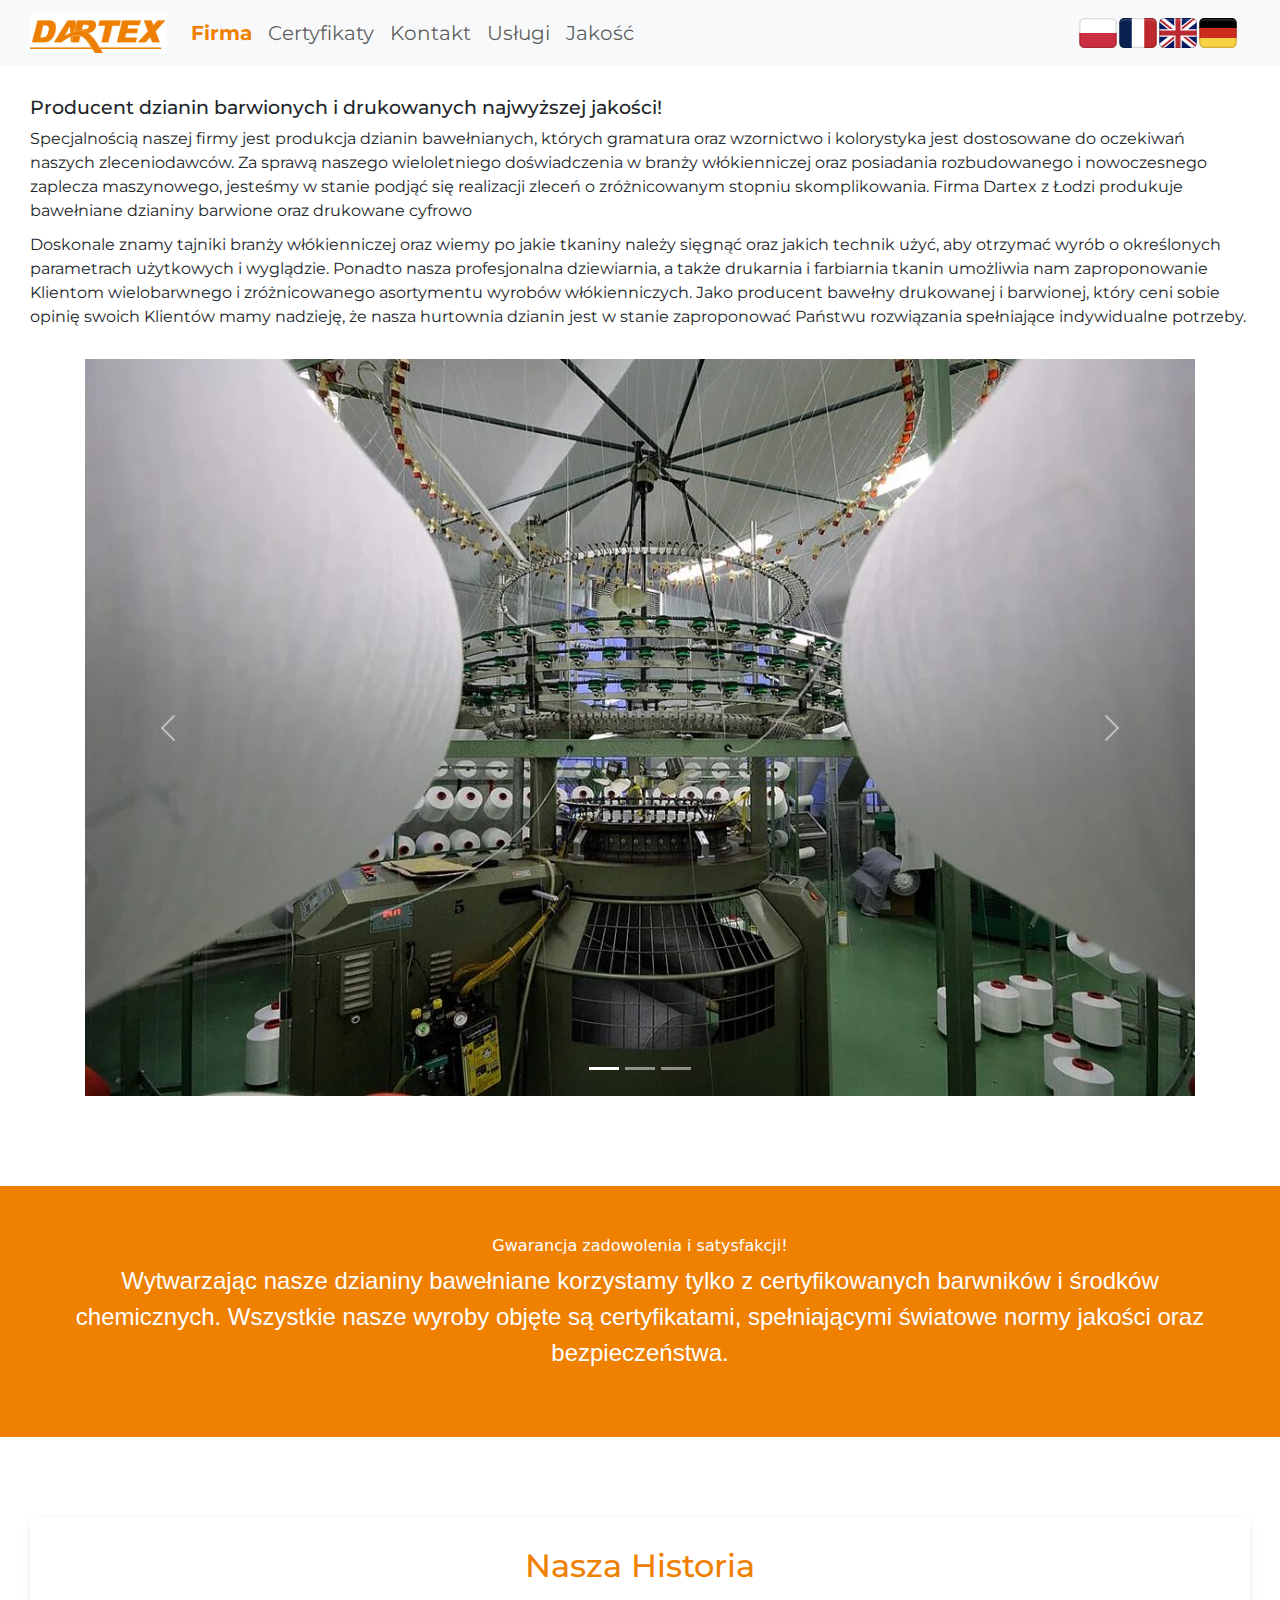
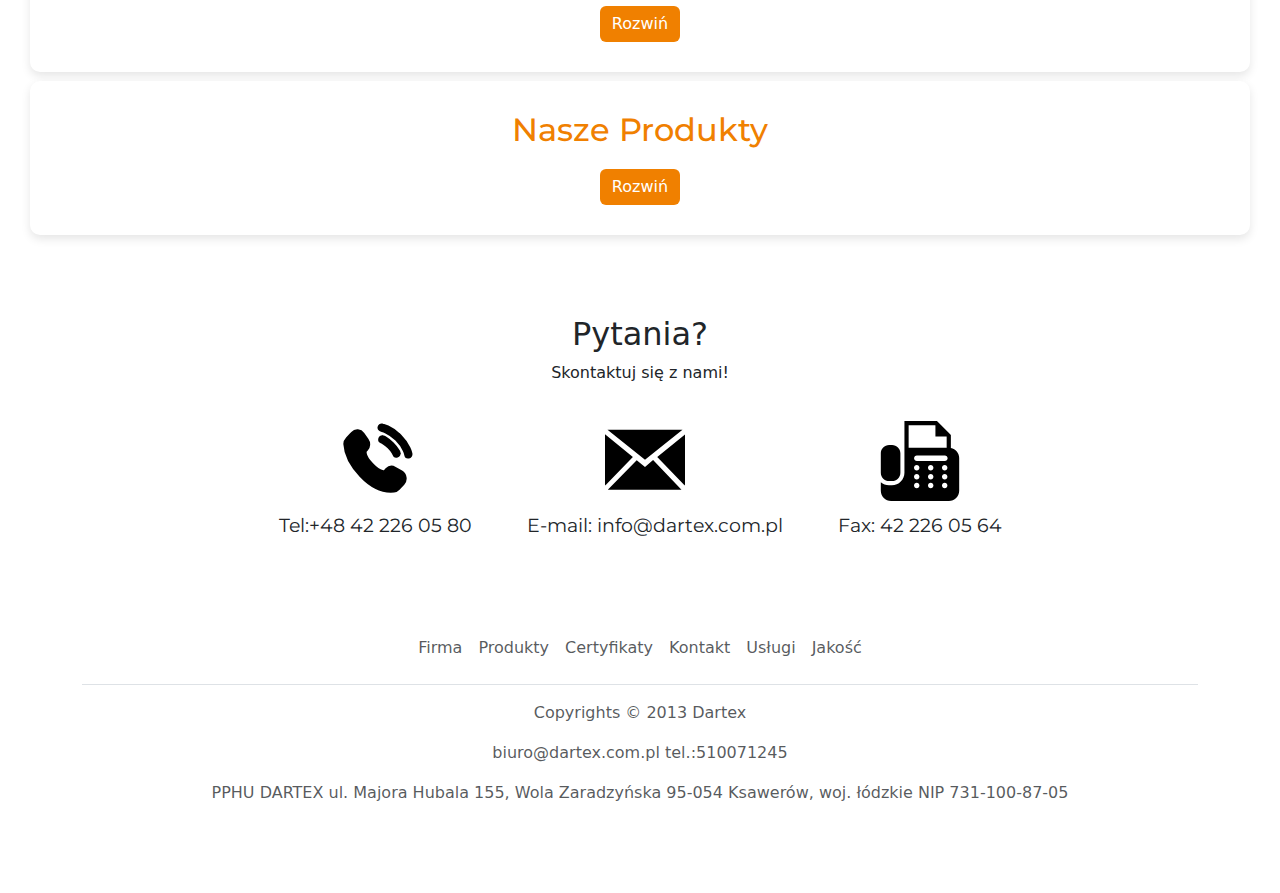
<file: index.html>
<!DOCTYPE html>
<html lang="pl">
<head>
  <link rel="icon" href="./images/icon.png" type="image/png">
    <link rel="preconnect" href="https://fonts.googleapis.com">
<link rel="preconnect" href="https://fonts.gstatic.com" crossorigin>
<link href="https://fonts.googleapis.com/css2?family=Montserrat:ital,wght@0,100..900;1,100..900&family=Ubuntu:ital,wght@0,300;0,400;0,500;0,700;1,300;1,400;1,500;1,700&display=swap" rel="stylesheet">
    <meta charset="UTF-8">
    <meta name="viewport" content="width=device-width, initial-scale=1.0">
    <title>DARTEX</title>
    <link rel="stylesheet" href="./stylesheet.css">
    <link href="https://cdn.jsdelivr.net/npm/bootstrap@5.3.3/dist/css/bootstrap.min.css" rel="stylesheet" integrity="sha384-QWTKZyjpPEjISv5WaRU9OFeRpok6YctnYmDr5pNlyT2bRjXh0JMhjY6hW+ALEwIH" crossorigin="anonymous">
  <style>
    a{
      text-decoration: none;
    }
    .active-link {
    color: #f08000; /* lub inny kolor wskazujący aktywność */
    font-weight: bold;
  }
    .custom-btn {
    background-color: #f08000; /* Domyślny kolor tła */
    color: white;             /* Domyślny kolor czcionki */
    border: none;
    cursor: pointer;
  }
  .custom-btn:hover{
    color:#f08000;
    border-width: 1px;
    background-color: white; 
    border-color: #f08000;
    border-style: solid;
  }
  @media (max-width:1600px) {
  .custom-btn:hover {
    background-color: #f08000; /* Ustawienie koloru tła na domyślny */
    color: white; /* Ustawienie koloru czcionki na domyślny */
  }
}

  </style>
</head>
<body>
    <nav class="navbar navbar-expand-lg navbar-light bg-light" style="padding-right: 30px;">
        <div class="container-fluid">
            <a class="navbar-brand" href="index.html">
                <img src="./images/logo.png" alt="logo" class="logo" style="height: 40px; padding-left: 18px;">
            </a>
            <button class="navbar-toggler" type="button" data-bs-toggle="collapse" data-bs-target="#navbarNav" aria-controls="navbarNav" aria-expanded="false" aria-label="Toggle navigation">
                <span class="navbar-toggler-icon"></span>
            </button>
            <div class="collapse navbar-collapse " id="navbarNav">
                <ul class="navbar-nav me-auto mb-2 mb-lg-0">
                    <li class="nav-item">
                        <a class="nav-link link active-link" href="./index.html">Firma</a>
                    </li>
                    <li class="nav-item">
                        <a class="nav-link link" href="./certyfikat.html">Certyfikaty</a>
                    </li>
                    <li class="nav-item">
                        <a class="nav-link link" href="./kontakt.html">Kontakt</a>
                    </li>
                    <li class="nav-item">
                        <a class="nav-link link" href="./uslugi.html">Usługi</a>
                    </li>
                    <li class="nav-item">
                      <a class="nav-link link" href="jakosc.html">Jakość</a>
                  </li>
                </ul>
                <div class="d-flex" style="padding:0px">
                  <a href="">
                    <svg xmlns="http://www.w3.org/2000/svg" width="40" height="40" viewBox="0 0 32 32"><path d="M1,24c0,2.209,1.791,4,4,4H27c2.209,0,4-1.791,4-4V15H1v9Z" fill="#cb2e40"></path><path d="M27,4H5c-2.209,0-4,1.791-4,4v8H31V8c0-2.209-1.791-4-4-4Z" fill="#fff"></path><path d="M5,28H27c2.209,0,4-1.791,4-4V8c0-2.209-1.791-4-4-4H5c-2.209,0-4,1.791-4,4V24c0,2.209,1.791,4,4,4ZM2,8c0-1.654,1.346-3,3-3H27c1.654,0,3,1.346,3,3V24c0,1.654-1.346,3-3,3H5c-1.654,0-3-1.346-3-3V8Z" opacity=".15"></path><path d="M27,5H5c-1.657,0-3,1.343-3,3v1c0-1.657,1.343-3,3-3H27c1.657,0,3,1.343,3,3v-1c0-1.657-1.343-3-3-3Z" fill="#fff" opacity=".2"></path></svg>
                </a>
                <a href="">
                  <svg xmlns="http://www.w3.org/2000/svg" width="40" height="40" viewBox="0 0 32 32"><path fill="#fff" d="M10 4H22V28H10z"></path><path d="M5,4h6V28H5c-2.208,0-4-1.792-4-4V8c0-2.208,1.792-4,4-4Z" fill="#092050"></path><path d="M25,4h6V28h-6c-2.208,0-4-1.792-4-4V8c0-2.208,1.792-4,4-4Z" transform="rotate(180 26 16)" fill="#be2a2c"></path><path d="M27,4H5c-2.209,0-4,1.791-4,4V24c0,2.209,1.791,4,4,4H27c2.209,0,4-1.791,4-4V8c0-2.209-1.791-4-4-4Zm3,20c0,1.654-1.346,3-3,3H5c-1.654,0-3-1.346-3-3V8c0-1.654,1.346-3,3-3H27c1.654,0,3,1.346,3,3V24Z" opacity=".15"></path><path d="M27,5H5c-1.657,0-3,1.343-3,3v1c0-1.657,1.343-3,3-3H27c1.657,0,3,1.343,3,3v-1c0-1.657-1.343-3-3-3Z" fill="#fff" opacity=".2"></path></svg>                </a>
                </a>
                <a href="">
                    <svg xmlns="http://www.w3.org/2000/svg" width="40" height="40" viewBox="0 0 32 32"><rect x="1" y="4" width="30" height="24" rx="4" ry="4" fill="#071b65"></rect><path d="M5.101,4h-.101c-1.981,0-3.615,1.444-3.933,3.334L26.899,28h.101c1.981,0,3.615-1.444,3.933-3.334L5.101,4Z" fill="#fff"></path><path d="M22.25,19h-2.5l9.934,7.947c.387-.353,.704-.777,.929-1.257l-8.363-6.691Z" fill="#b92932"></path><path d="M1.387,6.309l8.363,6.691h2.5L2.316,5.053c-.387,.353-.704,.777-.929,1.257Z" fill="#b92932"></path><path d="M5,28h.101L30.933,7.334c-.318-1.891-1.952-3.334-3.933-3.334h-.101L1.067,24.666c.318,1.891,1.952,3.334,3.933,3.334Z" fill="#fff"></path><rect x="13" y="4" width="6" height="24" fill="#fff"></rect><rect x="1" y="13" width="30" height="6" fill="#fff"></rect><rect x="14" y="4" width="4" height="24" fill="#b92932"></rect><rect x="14" y="1" width="4" height="30" transform="translate(32) rotate(90)" fill="#b92932"></rect><path d="M28.222,4.21l-9.222,7.376v1.414h.75l9.943-7.94c-.419-.384-.918-.671-1.471-.85Z" fill="#b92932"></path><path d="M2.328,26.957c.414,.374,.904,.656,1.447,.832l9.225-7.38v-1.408h-.75L2.328,26.957Z" fill="#b92932"></path><path d="M27,4H5c-2.209,0-4,1.791-4,4V24c0,2.209,1.791,4,4,4H27c2.209,0,4-1.791,4-4V8c0-2.209-1.791-4-4-4Zm3,20c0,1.654-1.346,3-3,3H5c-1.654,0-3-1.346-3-3V8c0-1.654,1.346-3,3-3H27c1.654,0,3,1.346,3,3V24Z" opacity=".15"></path><path d="M27,5H5c-1.657,0-3,1.343-3,3v1c0-1.657,1.343-3,3-3H27c1.657,0,3,1.343,3,3v-1c0-1.657-1.343-3-3-3Z" fill="#fff" opacity=".2"></path></svg>
                </a>
                <a href="">
                    <svg xmlns="http://www.w3.org/2000/svg" width="40" height="40" viewBox="0 0 32 32"><path fill="#cc2b1d" d="M1 11H31V21H1z"></path><path d="M5,4H27c2.208,0,4,1.792,4,4v4H1v-4c0-2.208,1.792-4,4-4Z"></path><path d="M5,20H27c2.208,0,4,1.792,4,4v4H1v-4c0-2.208,1.792-4,4-4Z" transform="rotate(180 16 24)" fill="#f8d147"></path><path d="M27,4H5c-2.209,0-4,1.791-4,4V24c0,2.209,1.791,4,4,4H27c2.209,0,4-1.791,4-4V8c0-2.209-1.791-4-4-4Zm3,20c0,1.654-1.346,3-3,3H5c-1.654,0-3-1.346-3-3V8c0-1.654,1.346-3,3-3H27c1.654,0,3,1.346,3,3V24Z" opacity=".15"></path><path d="M27,5H5c-1.657,0-3,1.343-3,3v1c0-1.657,1.343-3,3-3H27c1.657,0,3,1.343,3,3v-1c0-1.657-1.343-3-3-3Z" fill="#fff" opacity=".2"></path></svg>
                </a>
                </div>
            </div>
        </div>
    </nav>
<div class="company-details-container">
    <div class="text-container">
      <div class="slogan-container">
          <h1 class="slogan">Producent dzianin barwionych i drukowanych najwyższej jakości!</h1>
      </div>
      <div class="company-describtion-paragraph-container">
          <p class="paragraphs-font" style="margin-bottom:10px;">Specjalnością naszej firmy jest produkcja dzianin bawełnianych, których gramatura oraz wzornictwo i kolorystyka jest dostosowane do oczekiwań naszych zleceniodawców. Za sprawą naszego wieloletniego doświadczenia w branży włókienniczej oraz posiadania rozbudowanego i nowoczesnego zaplecza maszynowego, jesteśmy w stanie podjąć się realizacji zleceń o zróżnicowanym stopniu skomplikowania. Firma Dartex z Łodzi produkuje bawełniane dzianiny barwione oraz drukowane cyfrowo</p>
          <p class="paragraphs-font">Doskonale znamy tajniki branży włókienniczej oraz wiemy po jakie tkaniny należy sięgnąć oraz jakich technik użyć, aby otrzymać wyrób o określonych parametrach użytkowych i wyglądzie. Ponadto nasza profesjonalna dziewiarnia, a także drukarnia i farbiarnia tkanin umożliwia nam zaproponowanie Klientom wielobarwnego i zróżnicowanego asortymentu wyrobów włókienniczych. Jako producent bawełny drukowanej i barwionej, który ceni sobie opinię swoich Klientów mamy nadzieję, że nasza hurtownia dzianin jest w stanie zaproponować Państwu rozwiązania spełniające indywidualne potrzeby.</p>
      </div>
    </div>
    <div class="carousel-container">
        <div id="carouselExampleIndicators" class="carousel slide">
            <div class="carousel-indicators">
              <button type="button" data-bs-target="#carouselExampleIndicators" data-bs-slide-to="0" class="active" aria-current="true" aria-label="Slide 1"></button>
              <button type="button" data-bs-target="#carouselExampleIndicators" data-bs-slide-to="1" aria-label="Slide 2"></button>
              <button type="button" data-bs-target="#carouselExampleIndicators" data-bs-slide-to="2" aria-label="Slide 3"></button>
            </div>
            <div class="carousel-inner">
              <div class="carousel-item active">
                <img src="./images/maszyna1.jpg" class="d-block w-100 carousel-photo" alt="...">
              </div>
              <div class="carousel-item">
                <img src="./images/maszyna2.jpg" class="d-block w-100 carousel-photo" alt="...">
              </div>
              <div class="carousel-item">
                <img src="./images/maszyna3.jpg" class="d-block w-100 carousel-photo" alt="...">
              </div>
            </div>
            <button class="carousel-control-prev" type="button" data-bs-target="#carouselExampleIndicators" data-bs-slide="prev">
              <span class="carousel-control-prev-icon" aria-hidden="true"></span>
              <span class="visually-hidden">Previous</span>
            </button>
            <button class="carousel-control-next" type="button" data-bs-target="#carouselExampleIndicators" data-bs-slide="next">
              <span class="carousel-control-next-icon" aria-hidden="true"></span>
              <span class="visually-hidden">Next</span>
            </button>
          </div>
    </div>
</div>
<div class="slogan2-container">
  <h2>Gwarancja zadowolenia i satysfakcji!</h2>
  <p>Wytwarzając nasze dzianiny bawełniane korzystamy tylko z certyfikowanych barwników i środków chemicznych. Wszystkie nasze wyroby objęte są certyfikatami, spełniającymi światowe normy jakości oraz bezpieczeństwa.</p>
</div>
<div class="company-details-2-container">
  <div class="company-detail-2">
    <h2 id="nasza-historia" tabindex="-1" style="font-family:Montserrat;">Nasza Historia</h2>
    <p id="history-text" class="collapse" style="font-family:Montserrat;">
      Firma Dartex powstała w 1991 roku. Początek działalności, skupiony był głównie na usłudze drapania oraz wykańczania dzianin. Kiedy okazało się, iż rynek krajowy miał dużo większe zapotrzebowanie na tego typu usługi, nic nie stało na przeszkodzie, aby pójść o krok dalej. W 1993 roku otworzono dziewiarnię i uruchomiono własną produkcję dzianin bawełnianych. Dzięki ogromnemu zaangażowaniu właścicieli oraz pracowników firma rozwijała się prężnie i dynamicznie. Konsekwencją tych działań było stworzenie farbiarni oraz profesjonalnie wyposażonej wykańczalni. Produkowano głównie dzianiny barwione, ale już wtedy wiadomo było, że w przyszłości ofertę trzeba będzie rozszerzyć o dzianiny drukowane. Po zakupie drukarki tekstylnej firma zaczęła intensywnie rozwijać sprzedaż druków różnego rodzaju. Od tego momentu, przedsiębiorstwo stało się całkowicie niezależne, a nowoczesny park maszynowy, umożliwił produkcję dzianin na najwyższym światowym poziomie. Współpraca międzynarodowa otworzyła przed firmą nowe możliwości rozwoju, które trwają do dnia dzisiejszego.
    </p>
    <p id="history-text-2" class="collapse" style="font-family:Montserrat;">
      Cały ten sukces, firma zawdzięcza głównie swoim klientom oraz profesjonalnie dobranej kadrze pracowników, bez których to wszystko nie byłoby możliwe.
    </p>
    <div class="text-center">
      <button class="btn custom-btn" data-bs-target="#history-text, #history-text-2" role="button" aria-expanded="false" aria-controls="history-text">
        Rozwiń
      </button>
    </div>
  </div>
  <div class="company-detail-2">
    <h2 id="nasze-produkty" tabindex="-1" style="font-family:Montserrat;">Nasze Produkty</h2>
    <p id="products-text" class="collapse" style="font-family:Montserrat;">
      W ofercie przygotowanej przez naszą firmę znajdą Państwo różnego rodzaju polskie dzianiny bawełniane, których produkcją zajmujemy się osobiście. Posiadamy zarówno dzianiny barwione, a także tkaniny drukowane. Dokładamy wszelkich starań do tego, aby ciągle rozszerzać naszą ofertę o inne tkaniny, do produkcji których wykorzystujemy nasz specjalistyczny park maszynowy. Sprzedajemy również bawełniane dzianiny drukowane cyfrowo, ale ze względu na kopiowanie naszych wzorów, nie zamieszczamy ich na stronie internetowej. Ponadto produkowane przez nas tkaniny bawełniane mogą być poddane różnego rodzaju procesom wykończeniowym, takim jak choćby drapanie, kalandrowanie, strzyżenie, a także wspomniane barwienie, dostępne w rozbudowanej palecie kolorystycznej.
    </p>
    <p id="products-text-2" class="collapse" style="font-family:Montserrat;">
      Stale poszerzamy zakres naszych kompetencji w branży włókienniczej i jesteśmy otwarci na różne propozycje współpracy. W razie zapotrzebowania na nowy produkt, prosimy o kontakt i przedstawienie nam swoich oczekiwań - postaramy się spełnić Państwa potrzeby.
    </p>
    <div class="text-center">
      <button class="btn custom-btn" data-bs-target="#products-text, #products-text-2" role="button" aria-expanded="false" aria-controls="products-text">
        Rozwiń
      </button>
    </div>
  </div>
</div>




<div class="contact-introduction">
  <h2>Pytania?</h2>
  <p>Skontaktuj się z nami!</p>
</div>
<div class="contact-details-container">
  <div class="contact-card">
    <div>
      <svg viewBox="0 0 24 24" width=80 height=80 fill="none" xmlns="http://www.w3.org/2000/svg" stroke="#000000"><g id="SVGRepo_bgCarrier" stroke-width="0"></g><g id="SVGRepo_tracerCarrier" stroke-linecap="round" stroke-linejoin="round"></g><g id="SVGRepo_iconCarrier"> <path d="M15.5562 14.5477L15.1007 15.0272C15.1007 15.0272 14.0181 16.167 11.0631 13.0559C8.10812 9.94484 9.1907 8.80507 9.1907 8.80507L9.47752 8.50311C10.1841 7.75924 10.2507 6.56497 9.63424 5.6931L8.37326 3.90961C7.61028 2.8305 6.13596 2.68795 5.26145 3.60864L3.69185 5.26114C3.25823 5.71766 2.96765 6.30945 3.00289 6.96594C3.09304 8.64546 3.81071 12.259 7.81536 16.4752C12.0621 20.9462 16.0468 21.1239 17.6763 20.9631C18.1917 20.9122 18.6399 20.6343 19.0011 20.254L20.4217 18.7584C21.3806 17.7489 21.1102 16.0182 19.8833 15.312L17.9728 14.2123C17.1672 13.7486 16.1858 13.8848 15.5562 14.5477Z" fill="#000000"></path> <path d="M13.2595 1.87983C13.3257 1.47094 13.7122 1.19357 14.1211 1.25976C14.1464 1.26461 14.2279 1.27983 14.2705 1.28933C14.3559 1.30834 14.4749 1.33759 14.6233 1.38082C14.9201 1.46726 15.3347 1.60967 15.8323 1.8378C16.8286 2.29456 18.1544 3.09356 19.5302 4.46936C20.906 5.84516 21.705 7.17097 22.1617 8.16725C22.3899 8.66487 22.5323 9.07947 22.6187 9.37625C22.6619 9.52466 22.6912 9.64369 22.7102 9.72901C22.7197 9.77168 22.7267 9.80594 22.7315 9.83125L22.7373 9.86245C22.8034 10.2713 22.5286 10.6739 22.1197 10.7401C21.712 10.8061 21.3279 10.53 21.2601 10.1231C21.258 10.1121 21.2522 10.0828 21.2461 10.0551C21.2337 9.9997 21.2124 9.91188 21.1786 9.79572C21.1109 9.56339 20.9934 9.21806 20.7982 8.79238C20.4084 7.94207 19.7074 6.76789 18.4695 5.53002C17.2317 4.29216 16.0575 3.59117 15.2072 3.20134C14.7815 3.00618 14.4362 2.88865 14.2038 2.82097C14.0877 2.78714 13.9417 2.75363 13.8863 2.7413C13.4793 2.67347 13.1935 2.28755 13.2595 1.87983Z" fill="#000000"></path> <path fill-rule="evenodd" clip-rule="evenodd" d="M13.4857 5.3293C13.5995 4.93102 14.0146 4.7004 14.4129 4.81419L14.2069 5.53534C14.4129 4.81419 14.4129 4.81419 14.4129 4.81419L14.4144 4.81461L14.4159 4.81505L14.4192 4.81602L14.427 4.81834C14.4468 4.8245 14.4807 4.8356 14.5031 4.84357C14.548 4.85951 14.6074 4.88217 14.6802 4.91337C14.8259 4.97581 15.0249 5.07223 15.2695 5.21694C15.7589 5.50662 16.4271 5.9878 17.2121 6.77277C17.9971 7.55775 18.4782 8.22593 18.7679 8.7154C18.9126 8.95991 19.009 9.15897 19.0715 9.30466C19.1027 9.37746 19.1254 9.43682 19.1413 9.48173C19.1493 9.50418 19.1555 9.52301 19.1604 9.53809L19.1665 9.55788L19.1688 9.56563L19.1698 9.56896L19.1702 9.5705C19.1702 9.5705 19.1707 9.57194 18.4495 9.77798L19.1707 9.57194C19.2845 9.97021 19.0538 10.3853 18.6556 10.4991C18.2607 10.6119 17.8492 10.3862 17.7313 9.99413L17.7276 9.98335C17.7223 9.96832 17.7113 9.93874 17.6928 9.89554C17.6558 9.8092 17.5887 9.66797 17.4771 9.47938C17.2541 9.10264 16.8514 8.53339 16.1514 7.83343C15.4515 7.13348 14.8822 6.73078 14.5055 6.50781C14.3169 6.39619 14.1757 6.32909 14.0893 6.29209C14.0461 6.27358 14.0165 6.26254 14.0015 6.25721L13.9907 6.25352C13.5987 6.13564 13.3729 5.72419 13.4857 5.3293Z" fill="#000000"></path> </g></svg>
    </div>
    <div>
      <p class="contact-detail">Tel:+48 42 226 05 80</p>
    </div>
  </div>
  <div class="contact-card">
    <div>
      <svg viewBox="0 -3.5 32 32" width=80 height=80 version="1.1" style="margin-right:35px; margin-left:15px;" xmlns="http://www.w3.org/2000/svg" xmlns:xlink="http://www.w3.org/1999/xlink" xmlns:sketch="http://www.bohemiancoding.com/sketch/ns" fill="#000000"><g id="SVGRepo_bgCarrier" stroke-width="0"></g><g id="SVGRepo_tracerCarrier" stroke-linecap="round" stroke-linejoin="round"></g><g id="SVGRepo_iconCarrier"> <title>mail</title> <desc>Created with Sketch Beta.</desc> <defs> </defs> <g id="Page-1" stroke="none" stroke-width="1" fill="none" fill-rule="evenodd" sketch:type="MSPage"> <g id="Icon-Set-Filled" sketch:type="MSLayerGroup" transform="translate(-414.000000, -261.000000)" fill="#000000"> <path d="M430,275.916 L426.684,273.167 L415.115,285.01 L444.591,285.01 L433.235,273.147 L430,275.916 L430,275.916 Z M434.89,271.89 L445.892,283.329 C445.955,283.107 446,282.877 446,282.634 L446,262.862 L434.89,271.89 L434.89,271.89 Z M414,262.816 L414,282.634 C414,282.877 414.045,283.107 414.108,283.329 L425.147,271.927 L414,262.816 L414,262.816 Z M445,261 L415,261 L430,273.019 L445,261 L445,261 Z" id="mail" sketch:type="MSShapeGroup"> </path> </g> </g> </g></svg>  </div>
    <div>
      <p class="contact-detail" style="margin-right:15px; margin-left:15px;">E-mail: info@dartex.com.pl</p>
    </div>
  </div>
  <div class="contact-card">
    <div style="align-self: center;">
      <svg height="80px" width="80px" version="1.1" id="_x32_" xmlns="http://www.w3.org/2000/svg" xmlns:xlink="http://www.w3.org/1999/xlink" viewBox="0 0 512 512" xml:space="preserve" fill="#000000"><g id="SVGRepo_bgCarrier" stroke-width="0"></g><g id="SVGRepo_tracerCarrier" stroke-linecap="round" stroke-linejoin="round"></g><g id="SVGRepo_iconCarrier"> <style type="text/css"> .st0{fill:#000000;} </style> <g> <path class="st0" d="M58.431,384.739h18.756c29.418,0,53.27-23.852,53.27-53.27V206.638c0-29.418-23.852-53.27-53.27-53.27H58.431 c-29.418,0-53.269,23.852-53.269,53.27v124.831C5.161,360.887,29.012,384.739,58.431,384.739z"></path> <path class="st0" d="M453.526,172.682V89.007L364.501,0h-5.559H156.405v171.442v24.008v26.849v87.259v21.91 c0,44.181-35.938,80.119-80.119,80.119H57.53c-20.023,0-38.306-7.429-52.369-19.621v54.074c0,36.428,29.532,65.96,65.96,65.96 h369.758c36.428,0,65.96-29.532,65.96-65.96V237.402C506.839,205.309,483.896,178.582,453.526,172.682z M183.254,26.849h170.13 l1.373,1.372v71.065h71.081l0.84,0.838v71.318H183.254V26.849z M235.037,430.387c-9.605,0-17.393-7.788-17.393-17.392 s7.788-17.401,17.393-17.401c9.606,0,17.401,7.796,17.401,17.401S244.643,430.387,235.037,430.387z M235.037,373.692 c-9.605,0-17.393-7.787-17.393-17.393c0-9.605,7.788-17.401,17.393-17.401c9.606,0,17.401,7.796,17.401,17.401 C252.438,365.904,244.643,373.692,235.037,373.692z M235.037,317.013c-9.605,0-17.393-7.787-17.393-17.392 c0-9.605,7.788-17.401,17.393-17.401c9.606,0,17.401,7.796,17.401,17.401C252.438,309.226,244.643,317.013,235.037,317.013z M324.543,430.387c-9.606,0-17.393-7.788-17.393-17.392s7.787-17.401,17.393-17.401c9.605,0,17.401,7.796,17.401,17.401 S334.147,430.387,324.543,430.387z M324.543,373.692c-9.606,0-17.393-7.787-17.393-17.393c0-9.605,7.787-17.401,17.393-17.401 c9.605,0,17.401,7.796,17.401,17.401C341.943,365.904,334.147,373.692,324.543,373.692z M324.543,317.013 c-9.606,0-17.393-7.787-17.393-17.392c0-9.605,7.787-17.401,17.393-17.401c9.605,0,17.401,7.796,17.401,17.401 C341.943,309.226,334.147,317.013,324.543,317.013z M414.048,430.387c-9.606,0-17.393-7.788-17.393-17.392 s7.787-17.401,17.393-17.401c9.614,0,17.4,7.796,17.4,17.401S423.662,430.387,414.048,430.387z M414.048,373.692 c-9.606,0-17.393-7.787-17.393-17.393c0-9.605,7.787-17.401,17.393-17.401c9.614,0,17.4,7.796,17.4,17.401 C431.449,365.904,423.662,373.692,414.048,373.692z M414.048,317.013c-9.606,0-17.393-7.787-17.393-17.392 c0-9.605,7.787-17.401,17.393-17.401c9.614,0,17.4,7.796,17.4,17.401C431.449,309.226,423.662,317.013,414.048,317.013z M414.921,255.878H235.929c-9.885,0-17.899-8.014-17.899-17.9c0-9.885,8.014-17.899,17.899-17.899h178.993 c9.885,0,17.899,8.014,17.899,17.899C432.821,247.863,424.806,255.878,414.921,255.878z"></path> </g> </g></svg>  <div style="text-align: center;">
      <p class="contact-detail">Fax: 42 226 05 64</p>
    </div>
  </div>
</div>
</div>

</div>
<div class="container">
  <footer class="py-5 my-4">
    <ul class="nav justify-content-center border-bottom pb-3 mb-3">
      <li class="nav-item"><a href="#" class="nav-link px-2 text-body-secondary">Firma</a></li>
      <li class="nav-item"><a href="#" class="nav-link px-2 text-body-secondary">Produkty</a></li>
      <li class="nav-item"><a href="certyfikat.html" class="nav-link px-2 text-body-secondary">Certyfikaty</a></li>
      <li class="nav-item"><a href="./kontakt.html" class="nav-link px-2 text-body-secondary">Kontakt</a></li>
      <li class="nav-item"><a href="./uslugi.html" class="nav-link px-2 text-body-secondary">Usługi</a></li>
      <li class="nav-item"><a href="./jakosc.html" class="nav-link px-2 text-body-secondary">Jakość</a></li>

    </ul>
    <p class="text-center text-body-secondary">Copyrights © 2013 Dartex</p>
    <p class="text-center text-body-secondary">biuro@dartex.com.pl tel.:510071245</p>
    <p class="text-center text-body-secondary">PPHU DARTEX ul. Majora Hubala 155, Wola Zaradzyńska 95-054 Ksawerów, woj. łódzkie NIP 731-100-87-05</p>


  </footer>
</div>

<script>
 document.addEventListener("DOMContentLoaded", function () {
  const buttons = document.querySelectorAll(".btn.custom-btn");

  buttons.forEach(button => {
    button.addEventListener("click", function () {
      const targets = document.querySelectorAll(this.getAttribute("data-bs-target"));
      const expanded = this.getAttribute("aria-expanded") === "true";

      // Zarządzanie stanem rozwinięcia/zwinięcia tekstu
      targets.forEach(target => {
        if (expanded) {
          target.classList.remove("expanded");
          target.classList.add("collapse");
        } else {
          target.classList.remove("collapse");
          target.classList.add("expanded");
        }
      });

      // Zmiana tekstu przycisku i stanu aria-expanded
      this.setAttribute("aria-expanded", !expanded);
      this.textContent = expanded ? "Rozwiń" : "Schowaj";
    });
  });
});

</script>
<script src="https://cdn.jsdelivr.net/npm/bootstrap@5.3.3/dist/js/bootstrap.bundle.min.js" integrity="sha384-YvpcrYf0tY3lHB60NNkmXc5s9fDVZLESaAA55NDzOxhy9GkcIdslK1eN7N6jIeHz" crossorigin="anonymous"></script>
</body>
</html>
</file>
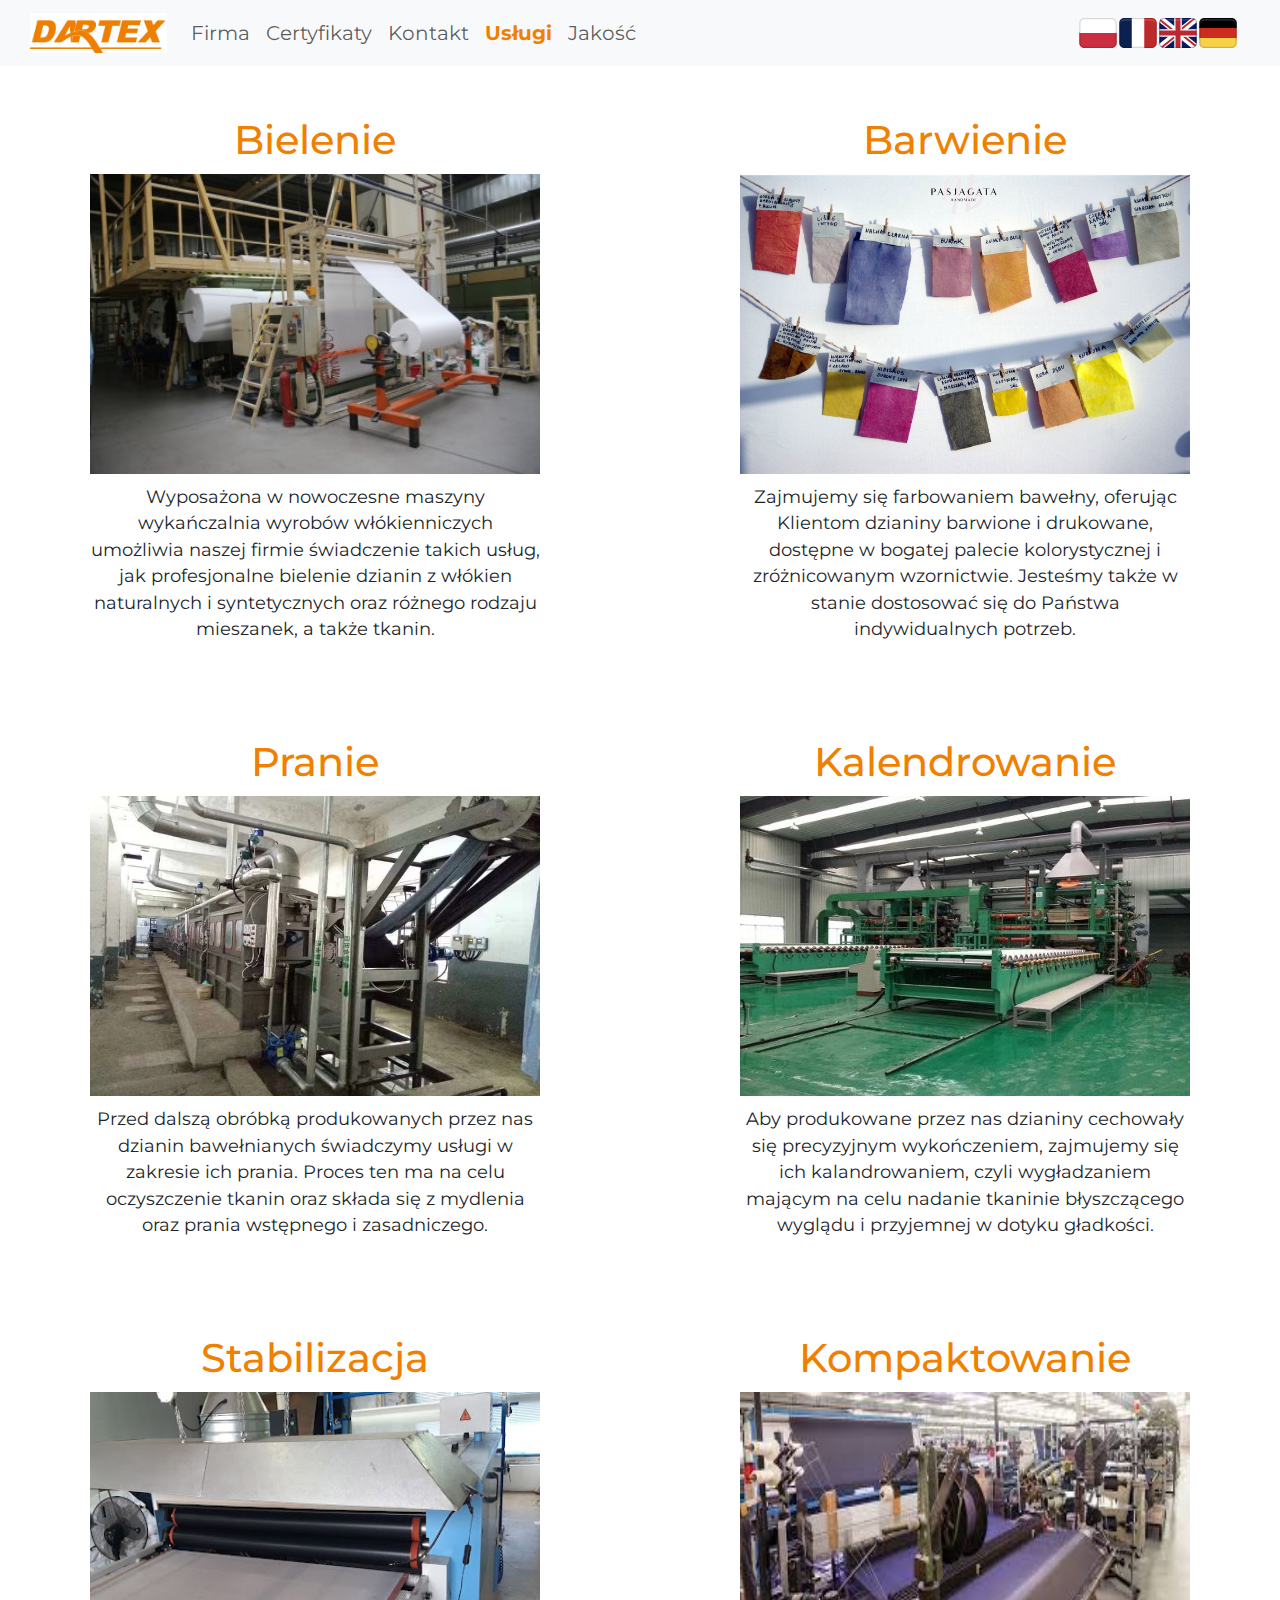
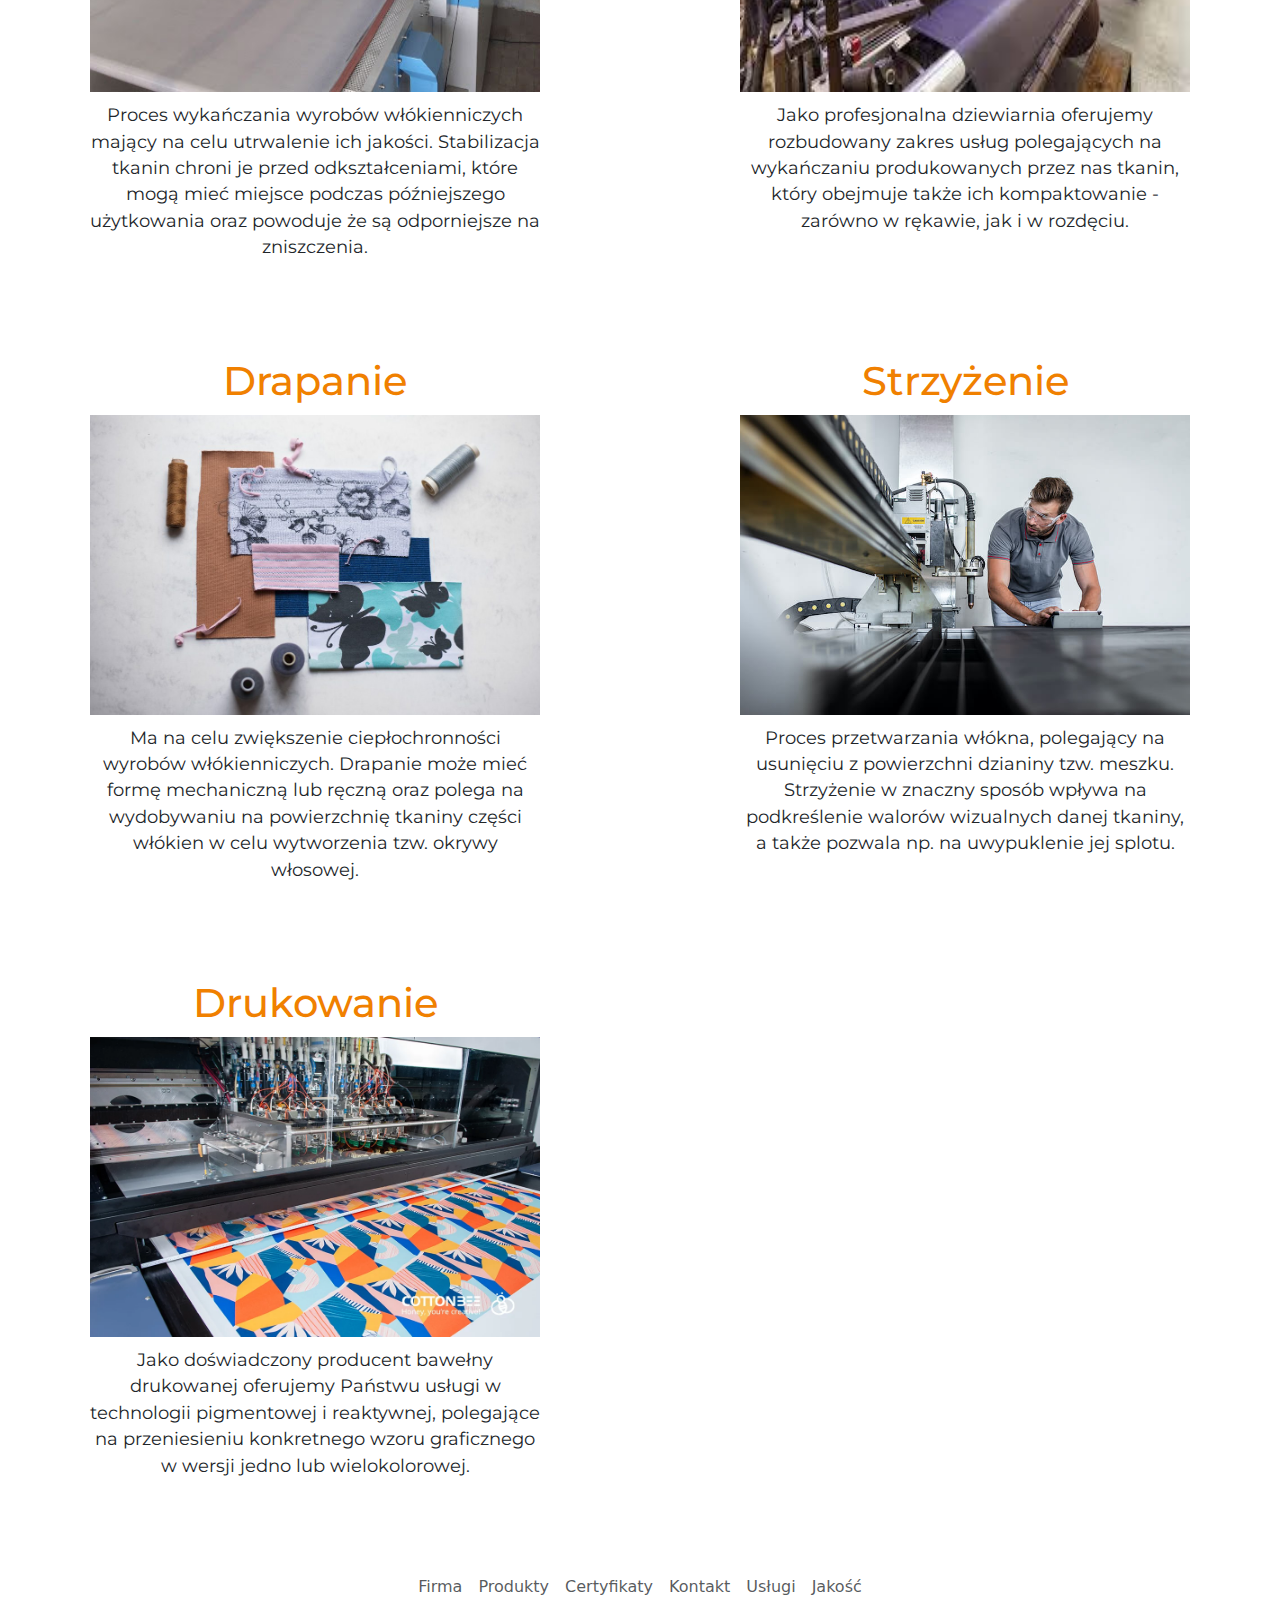
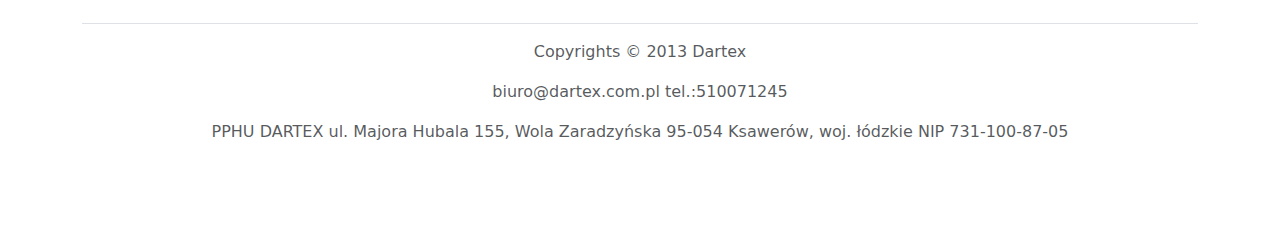
<file: uslugi.html>
<!DOCTYPE html>
<html lang="pl">
<head>
    <link rel="preconnect" href="https://fonts.googleapis.com">
<link rel="preconnect" href="https://fonts.gstatic.com" crossorigin>
<link href="https://fonts.googleapis.com/css2?family=Montserrat:ital,wght@0,100..900;1,100..900&family=Ubuntu:ital,wght@0,300;0,400;0,500;0,700;1,300;1,400;1,500;1,700&display=swap" rel="stylesheet">
    <meta charset="UTF-8">
    <meta name="viewport" content="width=device-width, initial-scale=1.0">
    <link rel="icon" href="./images/icon.png" type="image/png">
    <title>DARTEX</title>
    <link rel="stylesheet" href="./stylesheet.css">
    <link href="https://cdn.jsdelivr.net/npm/bootstrap@5.3.3/dist/css/bootstrap.min.css" rel="stylesheet" integrity="sha384-QWTKZyjpPEjISv5WaRU9OFeRpok6YctnYmDr5pNlyT2bRjXh0JMhjY6hW+ALEwIH" crossorigin="anonymous">
    <style>
        .active-link {
    color: #f08000; /* lub inny kolor wskazujący aktywność */
    font-weight: bold;
  }
    </style>
</head>
<body>
    <nav class="navbar navbar-expand-lg navbar-light bg-light" style="padding-right: 30px;">
        <div class="container-fluid">
            <a class="navbar-brand" href="index.html">
                <img src="./images/logo.png" alt="logo" class="logo" style="height: 40px; padding-left: 18px;">
            </a>
            <button class="navbar-toggler" type="button" data-bs-toggle="collapse" data-bs-target="#navbarNav" aria-controls="navbarNav" aria-expanded="false" aria-label="Toggle navigation">
                <span class="navbar-toggler-icon"></span>
            </button>
            <div class="collapse navbar-collapse " id="navbarNav">
                <ul class="navbar-nav me-auto mb-2 mb-lg-0">
                    <li class="nav-item">
                        <a class="nav-link link" href="./index.html">Firma</a>
                    </li>
                    <li class="nav-item">
                        <a class="nav-link link" href="./certyfikat.html">Certyfikaty</a>
                    </li>
                    <li class="nav-item">
                        <a class="nav-link link" href="./kontakt.html">Kontakt</a>
                    </li>
                    <li class="nav-item">
                        <a class="nav-link link active-link" href="./uslugi.html">Usługi</a>
                    </li>
                    <li class="nav-item">
                      <a class="nav-link link" href="jakosc.html">Jakość</a>
                  </li>
                </ul>
                <div class="d-flex" style="padding:0px">
                  <a href="">
                    <svg xmlns="http://www.w3.org/2000/svg" width="40" height="40" viewBox="0 0 32 32"><path d="M1,24c0,2.209,1.791,4,4,4H27c2.209,0,4-1.791,4-4V15H1v9Z" fill="#cb2e40"></path><path d="M27,4H5c-2.209,0-4,1.791-4,4v8H31V8c0-2.209-1.791-4-4-4Z" fill="#fff"></path><path d="M5,28H27c2.209,0,4-1.791,4-4V8c0-2.209-1.791-4-4-4H5c-2.209,0-4,1.791-4,4V24c0,2.209,1.791,4,4,4ZM2,8c0-1.654,1.346-3,3-3H27c1.654,0,3,1.346,3,3V24c0,1.654-1.346,3-3,3H5c-1.654,0-3-1.346-3-3V8Z" opacity=".15"></path><path d="M27,5H5c-1.657,0-3,1.343-3,3v1c0-1.657,1.343-3,3-3H27c1.657,0,3,1.343,3,3v-1c0-1.657-1.343-3-3-3Z" fill="#fff" opacity=".2"></path></svg>
                </a>
                <a href="">
                  <svg xmlns="http://www.w3.org/2000/svg" width="40" height="40" viewBox="0 0 32 32"><path fill="#fff" d="M10 4H22V28H10z"></path><path d="M5,4h6V28H5c-2.208,0-4-1.792-4-4V8c0-2.208,1.792-4,4-4Z" fill="#092050"></path><path d="M25,4h6V28h-6c-2.208,0-4-1.792-4-4V8c0-2.208,1.792-4,4-4Z" transform="rotate(180 26 16)" fill="#be2a2c"></path><path d="M27,4H5c-2.209,0-4,1.791-4,4V24c0,2.209,1.791,4,4,4H27c2.209,0,4-1.791,4-4V8c0-2.209-1.791-4-4-4Zm3,20c0,1.654-1.346,3-3,3H5c-1.654,0-3-1.346-3-3V8c0-1.654,1.346-3,3-3H27c1.654,0,3,1.346,3,3V24Z" opacity=".15"></path><path d="M27,5H5c-1.657,0-3,1.343-3,3v1c0-1.657,1.343-3,3-3H27c1.657,0,3,1.343,3,3v-1c0-1.657-1.343-3-3-3Z" fill="#fff" opacity=".2"></path></svg>                </a>
                </a>
                <a href="">
                    <svg xmlns="http://www.w3.org/2000/svg" width="40" height="40" viewBox="0 0 32 32"><rect x="1" y="4" width="30" height="24" rx="4" ry="4" fill="#071b65"></rect><path d="M5.101,4h-.101c-1.981,0-3.615,1.444-3.933,3.334L26.899,28h.101c1.981,0,3.615-1.444,3.933-3.334L5.101,4Z" fill="#fff"></path><path d="M22.25,19h-2.5l9.934,7.947c.387-.353,.704-.777,.929-1.257l-8.363-6.691Z" fill="#b92932"></path><path d="M1.387,6.309l8.363,6.691h2.5L2.316,5.053c-.387,.353-.704,.777-.929,1.257Z" fill="#b92932"></path><path d="M5,28h.101L30.933,7.334c-.318-1.891-1.952-3.334-3.933-3.334h-.101L1.067,24.666c.318,1.891,1.952,3.334,3.933,3.334Z" fill="#fff"></path><rect x="13" y="4" width="6" height="24" fill="#fff"></rect><rect x="1" y="13" width="30" height="6" fill="#fff"></rect><rect x="14" y="4" width="4" height="24" fill="#b92932"></rect><rect x="14" y="1" width="4" height="30" transform="translate(32) rotate(90)" fill="#b92932"></rect><path d="M28.222,4.21l-9.222,7.376v1.414h.75l9.943-7.94c-.419-.384-.918-.671-1.471-.85Z" fill="#b92932"></path><path d="M2.328,26.957c.414,.374,.904,.656,1.447,.832l9.225-7.38v-1.408h-.75L2.328,26.957Z" fill="#b92932"></path><path d="M27,4H5c-2.209,0-4,1.791-4,4V24c0,2.209,1.791,4,4,4H27c2.209,0,4-1.791,4-4V8c0-2.209-1.791-4-4-4Zm3,20c0,1.654-1.346,3-3,3H5c-1.654,0-3-1.346-3-3V8c0-1.654,1.346-3,3-3H27c1.654,0,3,1.346,3,3V24Z" opacity=".15"></path><path d="M27,5H5c-1.657,0-3,1.343-3,3v1c0-1.657,1.343-3,3-3H27c1.657,0,3,1.343,3,3v-1c0-1.657-1.343-3-3-3Z" fill="#fff" opacity=".2"></path></svg>
                </a>
                <a href="">
                    <svg xmlns="http://www.w3.org/2000/svg" width="40" height="40" viewBox="0 0 32 32"><path fill="#cc2b1d" d="M1 11H31V21H1z"></path><path d="M5,4H27c2.208,0,4,1.792,4,4v4H1v-4c0-2.208,1.792-4,4-4Z"></path><path d="M5,20H27c2.208,0,4,1.792,4,4v4H1v-4c0-2.208,1.792-4,4-4Z" transform="rotate(180 16 24)" fill="#f8d147"></path><path d="M27,4H5c-2.209,0-4,1.791-4,4V24c0,2.209,1.791,4,4,4H27c2.209,0,4-1.791,4-4V8c0-2.209-1.791-4-4-4Zm3,20c0,1.654-1.346,3-3,3H5c-1.654,0-3-1.346-3-3V8c0-1.654,1.346-3,3-3H27c1.654,0,3,1.346,3,3V24Z" opacity=".15"></path><path d="M27,5H5c-1.657,0-3,1.343-3,3v1c0-1.657,1.343-3,3-3H27c1.657,0,3,1.343,3,3v-1c0-1.657-1.343-3-3-3Z" fill="#fff" opacity=".2"></path></svg>
                </a>
                </div>
            </div>
        </div>
    </nav>

    <div class="services-main">
        <div class="service-container">
            <h1 >Bielenie</h1>
            <div class="service-img">
                <img src="./images/bielenie.jpg" alt="bielenie">
            </div>
            <div class="service-text">
                <p>
                    Wyposażona w nowoczesne maszyny wykańczalnia wyrobów włókienniczych umożliwia naszej firmie świadczenie takich usług, jak profesjonalne bielenie dzianin z włókien naturalnych i syntetycznych oraz różnego rodzaju mieszanek, a także tkanin. 
                </p>
            </div>
        </div>

        <div class="service-container">
            <h1>Barwienie</h1>
            <div class="service-img">
                <img src="./images/barwienie.jpg" alt="barwienie">
            </div>
            <div class="service-text">
                <p>
                    Zajmujemy się farbowaniem bawełny, oferując Klientom dzianiny barwione i drukowane, dostępne w bogatej palecie kolorystycznej i zróżnicowanym wzornictwie. Jesteśmy także w stanie dostosować się do Państwa indywidualnych potrzeb.
                </p>
            </div>
        </div>
        
        <div class="service-container">
            <h1>Pranie</h1>
            <div class="service-img">
                <img src="./images/pranie.jpg" alt="pranie">
            </div>
            <div class="service-text">
                <p>
                    Przed dalszą obróbką produkowanych przez nas dzianin bawełnianych świadczymy usługi w zakresie ich prania. Proces ten ma na celu oczyszczenie tkanin oraz składa się z mydlenia oraz prania wstępnego i zasadniczego.
                </p>
            </div>
        </div>
        
        <div class="service-container">
            <h1>Kalendrowanie</h1>
            <div class="service-img">
                <img src="./images/kalendrowanie.jpg" alt="kalendrowanie">
            </div>
            <div class="service-text">
                <p>
                    Aby produkowane przez nas dzianiny cechowały się precyzyjnym wykończeniem, zajmujemy się ich kalandrowaniem, czyli wygładzaniem mającym na celu nadanie tkaninie błyszczącego wyglądu i przyjemnej w dotyku gładkości.
                </p>
            </div>
        </div>
        
        <div class="service-container">
            <h1>Stabilizacja</h1>
            <div class="service-img">
                <img src="./images/stabilizacja.jpg" alt="Stabilizacja">
            </div>
            <div class="service-text">
                <p>
                    Proces wykańczania wyrobów włókienniczych mający na celu utrwalenie ich jakości. Stabilizacja tkanin chroni je przed odkształceniami, które mogą mieć miejsce podczas późniejszego użytkowania oraz powoduje że są odporniejsze na zniszczenia.
                </p>
            </div>
        </div>
        
        <div class="service-container">
            <h1>Kompaktowanie</h1>
            <div class="service-img">
                <img src="./images/kompaktowanie.jpg" alt="Kompaktowanie">
            </div>
            <div class="service-text">
                <p>
                    Jako profesjonalna dziewiarnia oferujemy rozbudowany zakres usług polegających na wykańczaniu produkowanych przez nas tkanin, który obejmuje także ich kompaktowanie - zarówno w rękawie, jak i w rozdęciu.
                </p>
            </div>
        </div>
        
        <div class="service-container">
            <h1>Drapanie</h1>
            <div class="service-img">
                <img src="./images/drapanie.jpg" alt="drapanie">
            </div>
            <div class="service-text">
                <p>
                    Ma na celu zwiększenie ciepłochronności wyrobów włókienniczych. Drapanie może mieć formę mechaniczną lub ręczną oraz polega na wydobywaniu na powierzchnię tkaniny części włókien w celu wytworzenia tzw. okrywy włosowej.
                </p>
            </div>
        </div>
        
        <div class="service-container">
            <h1>Strzyżenie</h1>
            <div class="service-img">
                <img src="./images/strzyżenie.jpg" alt="strzyżenie">
            </div>
            <div class="service-text">
                <p>
                    Proces przetwarzania włókna, polegający na usunięciu z powierzchni dzianiny tzw. meszku. Strzyżenie w znaczny sposób wpływa na podkreślenie walorów wizualnych danej tkaniny, a także pozwala np. na uwypuklenie jej splotu.
                </p>
            </div>
        </div>
        
        <div class="service-container">
            <h1>Drukowanie</h1>
            <div class="service-img">
                <img src="./images/drukowanie.jpg" alt="drukowane">
            </div>
            <div class="service-text">
                <p>
                    Jako doświadczony producent bawełny drukowanej oferujemy Państwu usługi w technologii pigmentowej i reaktywnej, polegające na przeniesieniu konkretnego wzoru graficznego w wersji jedno lub wielokolorowej.
                </p>
            </div>
        </div>
        
    </div>



    <div class="container">
        <footer class="py-5 my-4">
          <ul class="nav justify-content-center border-bottom pb-3 mb-3">
            <li class="nav-item"><a href="#" class="nav-link px-2 text-body-secondary">Firma</a></li>
            <li class="nav-item"><a href="#" class="nav-link px-2 text-body-secondary">Produkty</a></li>
            <li class="nav-item"><a href="certyfikat.html" class="nav-link px-2 text-body-secondary">Certyfikaty</a></li>
            <li class="nav-item"><a href="./kontakt.html" class="nav-link px-2 text-body-secondary">Kontakt</a></li>
            <li class="nav-item"><a href="./uslugi.html" class="nav-link px-2 text-body-secondary">Usługi</a></li>
            <li class="nav-item"><a href="jakosc.html" class="nav-link px-2 text-body-secondary">Jakość</a></li>

          </ul>
          <p class="text-center text-body-secondary">Copyrights © 2013 Dartex</p>
          <p class="text-center text-body-secondary">biuro@dartex.com.pl tel.:510071245</p>
          <p class="text-center text-body-secondary">PPHU DARTEX ul. Majora Hubala 155, Wola Zaradzyńska 95-054 Ksawerów, woj. łódzkie NIP 731-100-87-05</p>
      
        </footer>
      </div>
      <script src="https://cdn.jsdelivr.net/npm/bootstrap@5.3.3/dist/js/bootstrap.bundle.min.js" integrity="sha384-YvpcrYf0tY3lHB60NNkmXc5s9fDVZLESaAA55NDzOxhy9GkcIdslK1eN7N6jIeHz" crossorigin="anonymous"></script>
</body>
</file>
<file: stylesheet.css>
h1{
    margin:0px;
    font-family:"Montserrat";
}
body{
    background-color:white;
}
a{
    cursor:pointer;
    border:none;
    outline:none;
    text-decoration: none;
}
a > svg{
    transition:height 0.3s ease, width 0.3s ease;
}
a > svg:hover {
    width:50px;
    height:50px;
}
.logo{
    transition:height 0.3s ease, width 0.3s ease;

}
.logo:hover{
    filter: brightness(110%);
}
.navbar-nav .nav-link { 
    font-size: 1.25rem; 
    font-family:"Montserrat";
    transition: font-size 0.3s ease;
}
.navbar-nav .nav-link:hover{
    font-size: 1.5rem; 
    color: #f08000; /* lub inny kolor wskazujący aktywność */
    font-weight: bold;
}


.slogan-container{
    display:flex;
    justify-content: center;
    flex-direction: column;
    align-items: flex-start;
    margin-left:30px;
    margin-top:30px;
}
.company-details-container{
    display:flex;
    gap:30px;
    align-items: stretch;
}
.company-describtion-paragraph-container{
    margin-left:30px;
}
.paragraphs-font{
    font-family: Montserrat;
    font-size:16px;
    margin:0px;
}
.carousel-container{
    margin-top:30px;
    margin-right: 30px;
    flex: 1 1 60%;
    display: flex;
    align-items: stretch;
}

.text-container{
    flex: 1 1 40%; 
    align-self: flex-start;
    justify-self: flex-start;
}
.slogan{
    font-size:1.5rem;
    margin-right:30px;
}

.slogan2-container{
    display: flex;
    flex-direction: column;
    justify-content: center;
    align-items: center;
    background-color: #f08000;
    margin-top:90px;
    padding:50px 100px 50px 100px;
    text-align: center;
}
.slogan2-container > h2{
    color:white;
}
.slogan2-container > p{
    font-family: sans-serif;
    color:white;
    font-size:1.5rem;
}


  
  

/* Standardowa wysokość zdjęć */
.carousel-photo {
    width: 100%; /* Zapewnia pełną szerokość kontenera */
    max-width:2000px;
}

.contact-introduction{
    display:flex;
    width:100%;
    flex-direction: column;
    align-items: center;
    margin-top:40px;
}
.contact-details-container {
    display: flex;
    justify-content: center;
    gap: 40px;
    margin-top: 20px;
    margin-bottom:0px;
  }
  
  .contact-card {
    text-align: center;
  }
  
  .contact-detail {
    font-size: 1.2rem;
    font-family: "Montserrat", sans-serif;
    margin-top:10px;
  }
/* Mniejsze zdjęcia na dużych ekranach */

#contact-details-top{
    margin-top: 50px;
    display:flex;
    flex-direction: row;
    background-color:#f08000;
    font-size:18px;
    justify-content: space-around;
    align-items: center;
    text-align: center;
    padding-top:20px;
    padding-bottom:20px;
}
#contact-details-top > div > p{
    color:white;
    font-family:"Montserrat";
    margin:5px 30px 5px 30px;
    font-size: 16px;;
}
.contact-bold-font{
    font-weight: 600;
}
.map-and-form-container{
    display: flex;
    gap:30px;
    justify-content: center;
    align-items: flex-start;
    margin-top: 50px;
}
.map{
    margin-top:16px;
    height: 650px;
    width: 50%;
}
.mx-auto{
    height:400px;
}
.p-5{
    padding:0px !important;
}

.services-main{
    display: grid;
    grid-template-columns: 1fr 1fr 1fr;
    padding:0px 30px 0px 30px;
    margin-top:50px;
    align-content: center;
    gap:80px;
    justify-content: space-around;
   
}
.service-container{
    display: flex;
    gap:10px;
    flex-direction: column;
    align-items: center;
}
.service-container > h1{
    font-size: 2.5rem;
    color:#f08000;
    font-family:"Montserrat";

}
.service-text {
    width: 450px; /* Możesz użyć wartości procentowej lub konkretnej wartości np. 450px */
    text-align: center; /* Opcjonalne: Wyśrodkowanie tekstu */
}

.service-text > p{
    font-family: sans-serif;
    font-size: 1.1rem;
    font-family:"Montserrat";

} 

.service-container > h1{
    margin-bottom:0px;
}
.service-img > img{
    height:300px;
    width:450px;
    transition:width 0.3s ease, height 0.3s ease;
}
.service-img > img:hover{
    height:333.333px;
    width:500px;;

}

.certificate-images{
    display: flex;
    justify-content: center;
    gap:60px;
    margin-top:50px;
}
.cerificates-main-container{
    display:flex;
    flex-direction: column;
    margin-top: 50px;
    justify-content: center;
    align-items: center;
    padding:60px 30px 60px 30px;
    background-color: #f08000;
}
.certificates-text > h1{
    color:white;
    font-family: sans-serif;
    text-align: center;
}
.certificates-text > p{
    font-family: "Montserrat";
    color:white;
    text-align: center;
    font-weight: 600;

}
.certificate-img-container{
    display: flex;
    justify-content: center;
}
.certificate-img{
    display:flex;
    justify-content: center;
}
.text-certificate{
    align-self: center;
    margin-left: 20px;
}
.certificate-img > img{
    height:150px;
    width:auto;
}
.text-certificate > p{
    font-family: "Montserrat";
    font-size: 1.05rem;
    margin:0px;
}
.text-certificate > h1{
    font-family: "Montserrat";
    font-size:1.1rem;
}

.quality-slogan{
    background-color: #f08000;
    margin-top: 50px;
    padding:30px 0px 30px 0px;
}
.quality-slogan > h1{
    text-align: center;
    font-family:"Montserrat";
    color:white;
    font-size: 2rem;
}
.quality-slogan > p{
    text-align: center;
    font-family: "Montserrat";
    color:white;
    font-size: 1.5rem;
}

.quality-main{
    display: grid;
    grid-template-columns: 1fr 1fr;
    margin-top:50px;
    padding-left:30px;
    padding-right: 30px;
    font-family: "Montserrat";
    justify-content: center;
    gap:30px;
    
}
.quality-detail{
    display:flex;
    justify-content: center;
    align-items: center;
    gap:30px;
}
.quality-detail > img{
    width:300px;
    height: 200px;
}



.quality-text > h2{
    font-size: 18px;
}

.company-details-2-container {
    display: flex;
    margin: 80px 30px;
    justify-content: center;
    gap: 20px;
}

.company-detail-2 {
    background-color: white;
    border-radius: 10px;
    box-shadow: 0px 4px 10px rgba(0, 0, 0, 0.1);
    padding: 30px;
    flex: 1 1 50%;
    transition: transform 0.3s ease;
}


.company-detail-2:hover {
    transform: translateY(-10px);
}

.company-detail-2 > h2 {
    text-align: center;
    color: #f08000;
    font-family: "Montserrat", sans-serif;
    margin-bottom: 20px;
}

.company-detail-2 > p {
    font-family: "sans-serif";
    font-size: 18px;
    line-height: 1.6;
    color: #333;
}



@media (min-width: 2104px){
    .text-container{
        flex: 1 1 40%; 
    }
    .paragraphs-font{
        font-size:26px;
    }     
    .carousel-container{
        flex: 1 1 20%;
    }
}
@media (min-width: 1950px) and  (max-width: 2104px){
    .text-container{
        flex: 1 1 40%; 
    }
    .paragraphs-font{
        font-size:24px;
        
    }     
    .carousel-container{
        flex: 1 1 20%;
    }     
}

@media(min-width:1850px) and (max-width:1950px){
    .text-container{
        flex: 1 1 50%; 
    }
    .paragraphs-font{
        font-size:22px;
        
    }     
    .carousel-container{
        flex: 1 1 35%;
    }     
}
@media(min-width:1680px) and (max-width:1850px){
    .text-container{
        flex: 1 1 45%; 
    }
    .paragraphs-font{
        font-size:20px;
        
    }     
    .carousel-container{
        flex: 1 1 40%;
    }     
}
@media (max-width:1460px){
    .company-details-container{
        flex-direction: column;
    }
    .carousel-container{
        justify-self: center;
        align-self: center;
        margin-top:0px;
        margin-right: 30px;
        margin-left: 30px;
    }
    .slogan {
        font-size:1.2rem;
    }
    .paragraphs-font{
        font-size:16px;
    }
 
    .slogan2-container > h2{
        color:white;
        font-size:1rem;
    }

    .slogan2-container{
        padding:50px 50px;
    }
    .paragraphs-font{
        margin-right: 30px;
    }
    .quality-detail{
        flex-direction: column;
        align-content: center;
    }
    .quality-text{
        width:300px;
    }
}

@media(max-width:1600px){
    .services-main{
        grid-template-columns: 1fr 1fr ;
       
    }
    .service-img > img{
        height:300px;
        width:450px;
    }
    .company-details-2-container{
        flex-direction: column;
        gap:9px;
    }
    .company-detail-2{
        padding:30x;

    }
}
@media (min-width:750px) and (max-width:1035px){
    .services-main{
        display: flex;
        flex-direction: column;
        gap:20px;
    }
    
}
@media (max-width:750px){
    .contact-details-container {
        flex-direction: column;
      }
      .contact-introduction{
        margin-top:20px;         
      }
      .contact-card > div > svg{
        width:40px;
        height:40px;
      }
      #contact-details-top{
        flex-direction: column;
        justify-content: center;
        align-items: center;
        gap:10px;
      }
      .map-and-form-container{
        flex-direction: column;
        gap:0px;
        justify-content: center;
        align-items: center;
        padding-left: 30px;
        padding-right: 30px;
    }
    .map{
        margin-top:80px;
        height:400px;
        width:100%;
        margin-left:30px;
        margin-right: 30px;
    }
    .services-main{
        display: flex;
        flex-direction: column;
        justify-content: flex-start;
        align-content: flex-start;
        gap:10px;
    }
    .service-container{
        flex-direction: column;
        align-items: flex-start;
    }
    .service-container > h1{
        font-size: 1.5rem;
    }
    .service-img > img{
        width:100%;
        max-height: 300px;
    }
    .service-text {
        width: 100%; /* Możesz użyć wartości procentowej lub konkretnej wartości np. 450px */
    }
    .service-text > p {
        text-align: start; /* Możesz użyć wartości procentowej lub konkretnej wartości np. 450px */
        font-size: 1rem;
    }
   
    .certificate-images{
        flex-direction: column;
        gap:20px;
        margin-right: 30px;
        margin-left: 30px;
    }
    .quality-main{
        display:flex;
        flex-direction: column;
        justify-content: center;
    }
    .quality-detail{
        flex-direction: column;
        text-align: center;
    }
    .company-details-2-container{
        display: flex;
        flex-direction: column;
        gap:40px;
    }
    .company-detail-2 {
        background-color: white;
        padding: 0px;
        flex: 1 1 50%;
        transition: transform 0.3s ease;
        border-radius: 0px;
        box-shadow: none;
        
    }
    .slogan2-container > p{
        font-size: 1rem;
        margin:0px;
    }
}
</file>
